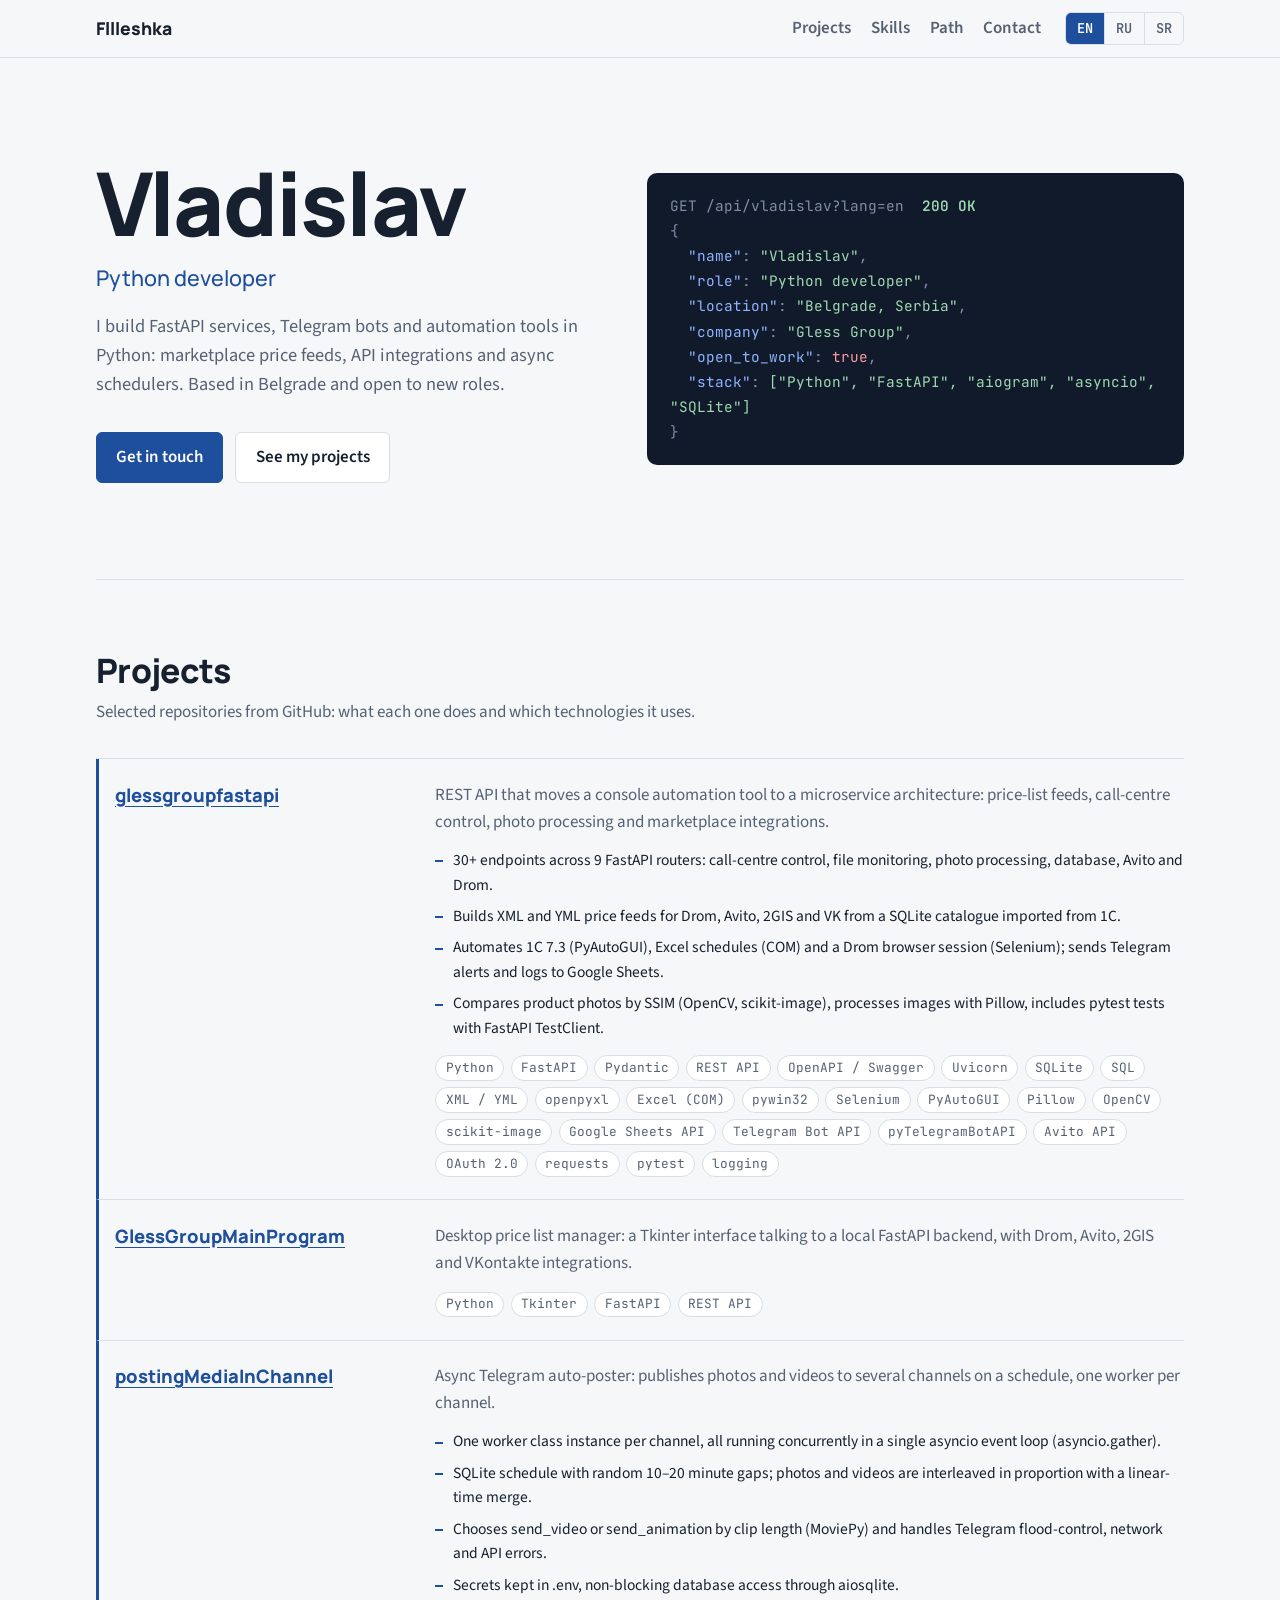
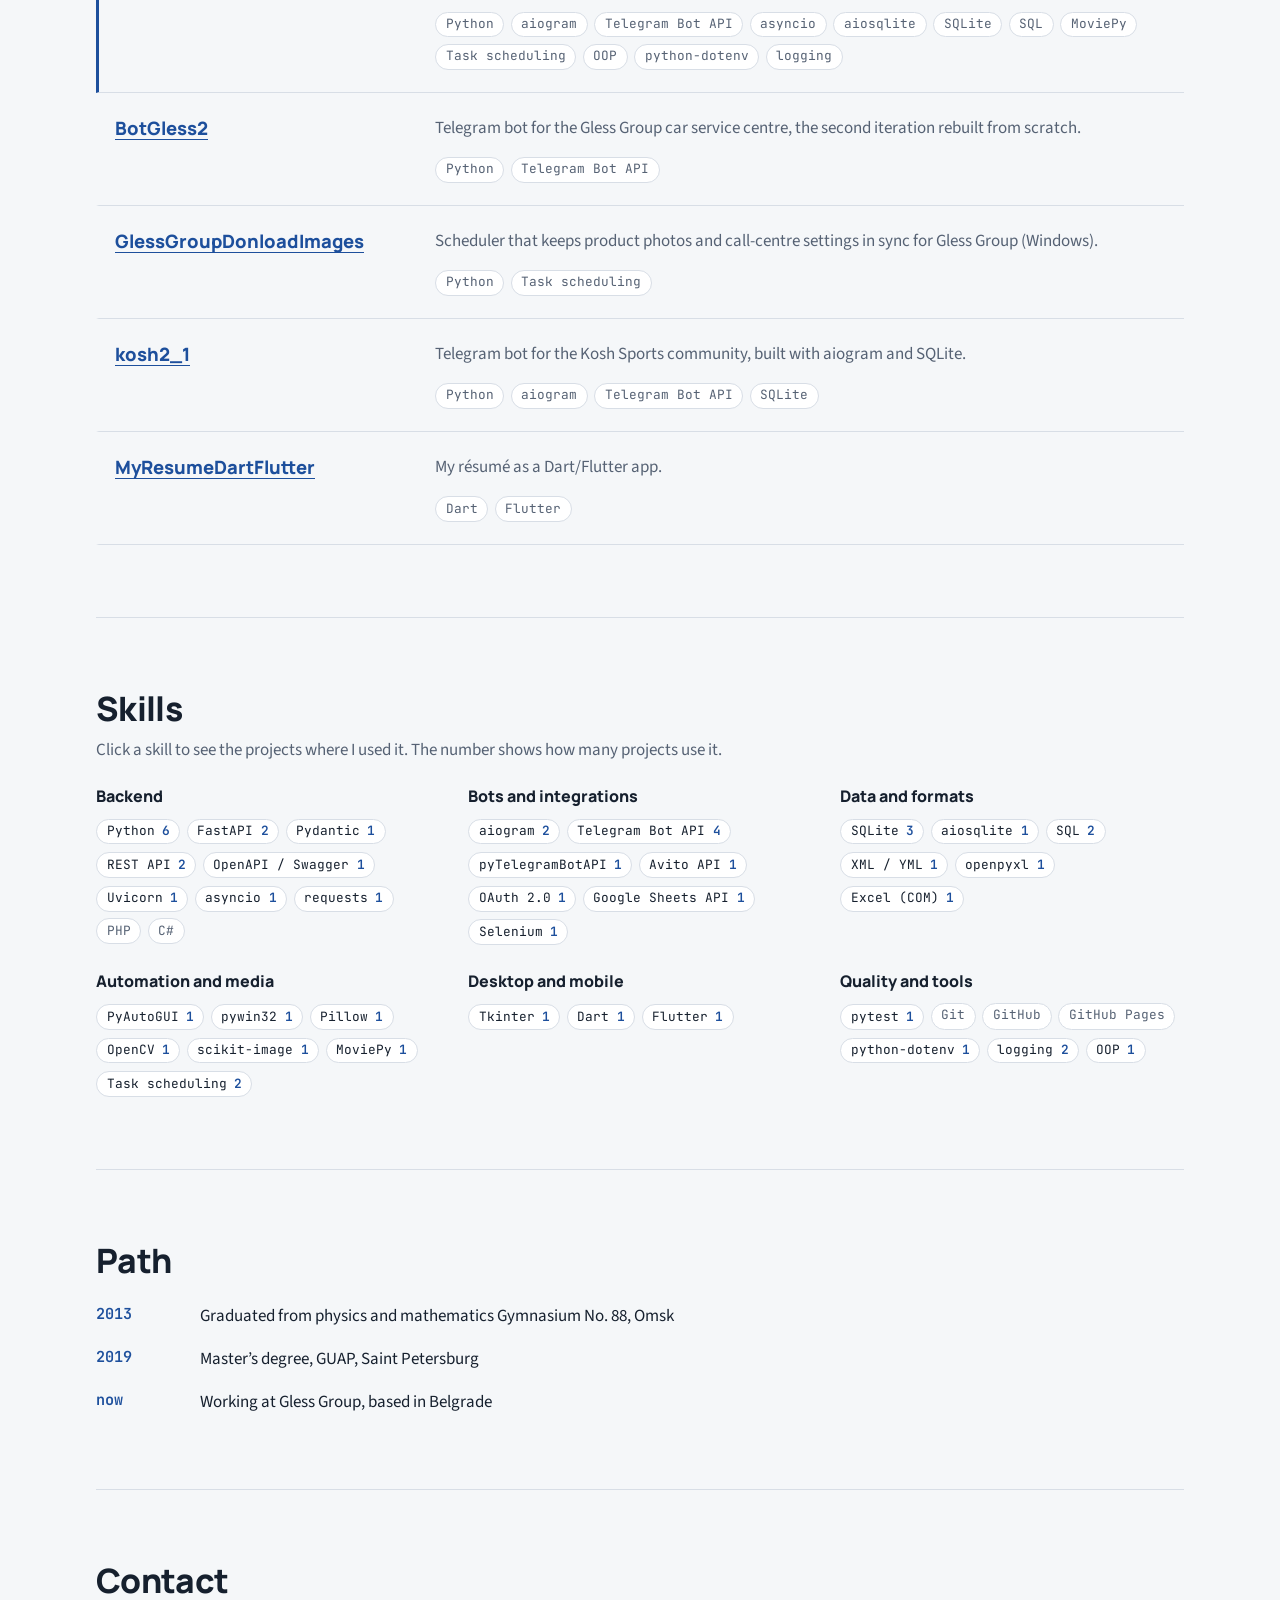
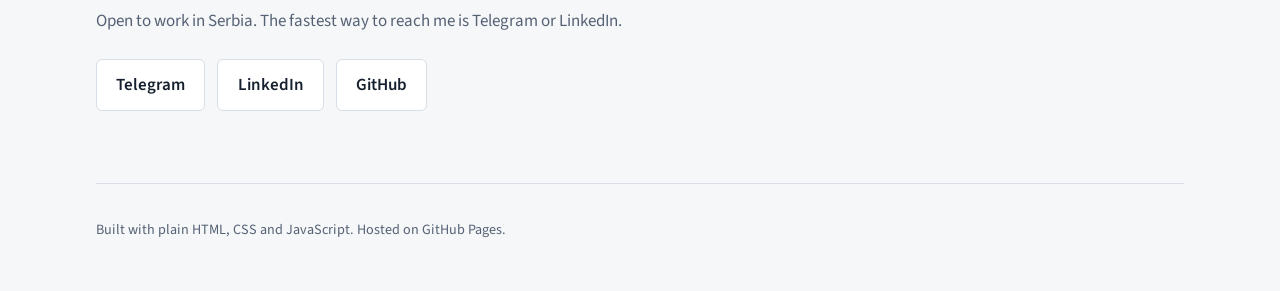
<file: index.html>
<!doctype html>
<html lang="en">
<head>
<meta charset="utf-8">
<meta name="viewport" content="width=device-width, initial-scale=1">
<title>Vladislav — Python developer (FastAPI, aiogram, asyncio), Belgrade</title>
<meta name="description" content="Portfolio of Vladislav (Fllleshka), Python developer in Belgrade: FastAPI REST APIs, Telegram bots on aiogram, asyncio, SQLite, marketplace integrations and automation tools.">
<meta property="og:type" content="website">
<meta property="og:title" content="Vladislav — Python developer (FastAPI, aiogram, asyncio), Belgrade">
<meta property="og:description" content="FastAPI REST APIs, Telegram bots on aiogram, asyncio, SQLite, marketplace integrations and automation tools. Open to work in Serbia.">
<meta property="og:url" content="https://fllleshka.github.io/">
<script type="application/ld+json">
{
  "@context": "https://schema.org",
  "@type": "Person",
  "name": "Vladislav",
  "alternateName": "Fllleshka",
  "jobTitle": "Python developer",
  "url": "https://fllleshka.github.io/",
  "worksFor": { "@type": "Organization", "name": "Gless Group" },
  "address": { "@type": "PostalAddress", "addressLocality": "Belgrade", "addressCountry": "RS" },
  "sameAs": [
    "https://github.com/Fllleshka",
    "https://www.linkedin.com/in/fleysnervlad",
    "https://t.me/fleshkaomsk"
  ],
  "knowsAbout": [
    "Python", "FastAPI", "REST API", "aiogram", "Telegram bots", "asyncio", "SQLite",
    "Pydantic", "Selenium", "OpenCV", "Tkinter", "Flutter", "API integrations", "Process automation"
  ]
}
</script>
<link rel="icon" href="favicon.svg" type="image/svg+xml">
<link rel="preconnect" href="https://fonts.googleapis.com">
<link rel="preconnect" href="https://fonts.gstatic.com" crossorigin>
<link rel="stylesheet" href="https://fonts.googleapis.com/css2?family=JetBrains+Mono:wght@400;600&family=Manrope:wght@500;800&family=Source+Sans+3:wght@400;600&display=swap">
<link rel="stylesheet" href="styles/tokens.css">
<link rel="stylesheet" href="styles/base.css">
<link rel="stylesheet" href="styles/components.css">
</head>
<body>
<header class="site-header">
  <a class="brand" href="#top">Fllleshka</a>
  <nav class="nav" aria-label="Main">
    <a href="#projects" data-i18n="nav.projects">Projects</a>
    <a href="#skills" data-i18n="nav.skills">Skills</a>
    <a href="#path" data-i18n="nav.path">Path</a>
    <a href="#contact" data-i18n="nav.contact">Contact</a>
  </nav>
  <div class="lang" role="group" aria-label="Language">
    <button type="button" data-lang="en" lang="en" aria-label="English">EN</button>
    <button type="button" data-lang="ru" lang="ru" aria-label="Русский">RU</button>
    <button type="button" data-lang="sr" lang="sr" aria-label="Srpski">SR</button>
  </div>
</header>

<main id="top">
  <section class="hero wrap">
    <div class="hero-text">
      <h1>Vladislav</h1>
      <p class="role" data-i18n="hero.role">Python developer</p>
      <p class="lead" data-i18n="hero.lead">I build FastAPI services, Telegram bots and automation tools in Python: marketplace price feeds, API integrations and async schedulers. Based in Belgrade and open to new roles.</p>
      <div class="actions">
        <a class="btn btn-primary" href="#contact" data-i18n="hero.contact">Get in touch</a>
        <a class="btn" href="#projects" data-i18n="hero.projects">See my projects</a>
      </div>
    </div>
    <pre class="api" id="api" aria-label="Profile as an API response">GET /api/vladislav?lang=en  200 OK
{ "name": "Vladislav", "role": "Python developer", "location": "Belgrade, Serbia", "open_to_work": true }</pre>
  </section>

  <section class="wrap section" id="projects">
    <h2 data-i18n="projects.title">Projects</h2>
    <p class="section-lead" data-i18n="projects.lead">Selected repositories from GitHub: what each one does and which technologies it uses.</p>
    <ul class="projects" id="project-list"></ul>
  </section>

  <section class="wrap section" id="skills">
    <h2 data-i18n="skills.title">Skills</h2>
    <p class="section-lead" data-i18n="skills.lead">Click a skill to see the projects where I used it. The number shows how many projects use it.</p>
    <div class="skills" id="skills-list"></div>
    <div class="skill-detail" id="skill-detail" aria-live="polite" hidden></div>
    <noscript>
      <p>Python, FastAPI, Pydantic, REST API, OpenAPI / Swagger, Uvicorn, asyncio, aiogram, Telegram Bot API, aiosqlite, SQLite, SQL,
      XML / YML, openpyxl, Selenium, PyAutoGUI, Pillow, OpenCV, scikit-image, MoviePy, Tkinter, Dart, Flutter, pytest, Git, GitHub.</p>
      <p>Projects: <a href="https://github.com/Fllleshka/glessgroupfastapi">glessgroupfastapi</a>,
      <a href="https://github.com/Fllleshka/glessgroupmainprogram">GlessGroupMainProgram</a>,
      <a href="https://github.com/Fllleshka/postingMediaInChannel">postingMediaInChannel</a>,
      <a href="https://github.com/Fllleshka/BotGless2">BotGless2</a>,
      <a href="https://github.com/Fllleshka/GlessGroupDonloadImages">GlessGroupDonloadImages</a>,
      <a href="https://github.com/Fllleshka/kosh2_1">kosh2_1</a>.</p>
    </noscript>
  </section>

  <section class="wrap section" id="path">
    <h2 data-i18n="path.title">Path</h2>
    <ol class="path" id="path-list"></ol>
  </section>

  <section class="wrap section" id="contact">
    <h2 data-i18n="contact.title">Contact</h2>
    <p class="section-lead" data-i18n="contact.text">Open to work in Serbia. The fastest way to reach me is Telegram or LinkedIn.</p>
    <ul class="contacts" id="contact-list"></ul>
  </section>
</main>

<footer class="site-footer wrap"><small data-i18n="footer">Built with plain HTML, CSS and JavaScript. Hosted on GitHub Pages.</small></footer>

<script src="js/data/profile.js"></script>
<script src="js/data/projects.js"></script>
<script src="js/locales/en.js"></script>
<script src="js/locales/ru.js"></script>
<script src="js/locales/sr.js"></script>
<script src="js/i18n.js"></script>
<script src="js/render.js"></script>
<script src="js/main.js"></script>
</body>
</html>
</file>
<file: styles/tokens.css>
:root {
  --paper: #f5f7f9; --surface: #ffffff; --ink: #16202e; --slate: #566274; --line: #d8dee6;
  --blue: #1d4f9c; --on-blue: #ffffff; --red: #c4313a;
  --code-bg: #101a2b; --code-ink: #dbe5f3; --code-dim: #7f8ea6;
  --code-key: #8fb4ff; --code-str: #9fd9b0; --code-bool: #ff9aa0;
  --f-head: "Manrope", system-ui, sans-serif;
  --f-body: "Source Sans 3", system-ui, sans-serif;
  --f-mono: "JetBrains Mono", ui-monospace, Consolas, monospace;
  --maxw: 68rem;
  color-scheme: light dark;
}
@media (prefers-color-scheme: dark) {
  :root {
    --paper: #0e1522; --surface: #142033; --ink: #e8eef7; --slate: #9aa8bb; --line: #26354c;
    --blue: #7fa8f0; --on-blue: #0e1522; --red: #ff7b82; --code-bg: #09101c;
  }
}
</file>
<file: styles/base.css>
*, *::before, *::after { box-sizing: border-box; }
html { scroll-behavior: smooth; scroll-padding-top: 4.5rem; }
body { margin: 0; background: var(--paper); color: var(--ink); font: 400 1.0625rem/1.6 var(--f-body); }
h1, h2, h3 { font-family: var(--f-head); line-height: 1.1; margin: 0; letter-spacing: -0.02em; }
h2 { font-size: clamp(1.6rem, 3vw, 2.1rem); font-weight: 800; }
h3 { font-size: 1rem; font-weight: 800; letter-spacing: 0; }
p { margin: 0; }
ul, ol { margin: 0; padding: 0; list-style: none; }
a { color: var(--blue); text-underline-offset: 0.2em; }
a:hover { text-decoration-thickness: 2px; }
:focus-visible { outline: 3px solid var(--blue); outline-offset: 3px; border-radius: 4px; }
.wrap { width: min(100% - 2.5rem, var(--maxw)); margin-inline: auto; }
@media (prefers-reduced-motion: reduce) { html { scroll-behavior: auto; } * { animation: none !important; } }
</file>
<file: styles/components.css>
/* header */
.site-header { position: sticky; top: 0; z-index: 10; display: flex; align-items: center; gap: 1.5rem; padding: 0.75rem max(1.25rem, calc((100% - var(--maxw)) / 2)); background: color-mix(in srgb, var(--paper) 92%, transparent); backdrop-filter: blur(8px); border-bottom: 1px solid var(--line); }
.brand { font: 800 1.1rem var(--f-head); color: var(--ink); text-decoration: none; }
.nav { display: flex; gap: 1.25rem; margin-left: auto; }
.nav a { color: var(--slate); text-decoration: none; font-weight: 600; }
.nav a:hover { color: var(--ink); }
.lang { display: flex; border: 1px solid var(--line); border-radius: 6px; overflow: hidden; }
.lang button { font: 600 0.85rem var(--f-mono); padding: 0.4rem 0.7rem; border: 0; background: transparent; color: var(--slate); cursor: pointer; }
.lang button + button { border-left: 1px solid var(--line); }
.lang button[aria-pressed="true"] { background: var(--blue); color: var(--on-blue); }
@media (max-width: 640px) { .nav { display: none; } .lang { margin-left: auto; } }

/* hero */
.hero { display: grid; gap: 2.5rem; padding-block: clamp(3rem, 8vw, 6rem); align-items: center; }
@media (min-width: 880px) { .hero { grid-template-columns: 1fr 1.05fr; } }
h1 { font-size: clamp(3rem, 8vw, 5.5rem); font-weight: 800; }
.role { margin-top: 0.75rem; font: 500 1.35rem var(--f-head); color: var(--blue); }
.lead { margin-top: 1.25rem; max-width: 34rem; color: var(--slate); font-size: 1.15rem; }
.actions { display: flex; flex-wrap: wrap; gap: 0.75rem; margin-top: 2rem; }
.btn { display: inline-block; padding: 0.7rem 1.2rem; border: 1px solid var(--line); border-radius: 6px; color: var(--ink); font-weight: 600; text-decoration: none; background: var(--surface); }
.btn:hover { border-color: var(--blue); }
.btn-primary { background: var(--blue); border-color: var(--blue); color: var(--on-blue); }

/* api block: the one memorable element */
.api { margin: 0; padding: 1.25rem 1.4rem; background: var(--code-bg); color: var(--code-ink); border-radius: 10px; font: 400 0.9rem/1.75 var(--f-mono); overflow-x: auto; white-space: pre-wrap; overflow-wrap: anywhere; }
.api .line { display: block; }
.api .m, .api .p { color: var(--code-dim); }
.api .ok { color: var(--code-str); font-weight: 600; }
.api .k { color: var(--code-key); }
.api .s { color: var(--code-str); }
.api .b { color: var(--code-bool); }
.api.intro .line { opacity: 0; animation: line-in 0.4s ease forwards; animation-delay: calc(var(--i) * 140ms + 200ms); }
@keyframes line-in { to { opacity: 1; } }

/* sections */
.section { padding-block: clamp(2.5rem, 6vw, 4.5rem); border-top: 1px solid var(--line); }
.section-lead { margin-top: 0.6rem; color: var(--slate); max-width: 40rem; }
.tags { display: flex; flex-wrap: wrap; gap: 0.4rem; }
.tags li { padding: 0.1rem 0.6rem; border: 1px solid var(--line); border-radius: 999px; font: 400 0.8rem/1.6 var(--f-mono); color: var(--slate); background: var(--surface); }

/* projects */
.projects { margin-top: 2rem; border-top: 1px solid var(--line); }
.project { display: grid; gap: 0.6rem 2rem; padding: 1.4rem 0 1.4rem 1rem; border-bottom: 1px solid var(--line); border-left: 3px solid transparent; transition: opacity 0.2s ease; }
.project.is-featured { border-left-color: var(--blue); }
.project.is-dim { opacity: 0.4; }
@media (min-width: 880px) { .project { grid-template-columns: minmax(15rem, 1fr) 2.6fr; align-items: start; } }
.project-name { font: 800 1.15rem var(--f-head); overflow-wrap: anywhere; }
.project-desc { color: var(--slate); }
.points { margin-top: 0.75rem; display: grid; gap: 0.4rem; font-size: 0.97rem; }
.points li { position: relative; padding-left: 1.1rem; }
.points li::before { content: ""; position: absolute; left: 0; top: 0.8em; width: 0.5rem; height: 2px; background: var(--blue); }
.project .tags { margin-top: 0.9rem; }
.tags li.is-hit { border-color: var(--blue); color: var(--blue); font-weight: 600; }

/* skills */
.skills { margin-top: 1.5rem; display: grid; gap: 1.75rem; }
@media (min-width: 880px) { .skills { grid-template-columns: repeat(3, 1fr); } }
.skill-group h3 { margin-bottom: 0.75rem; }
.chips { display: flex; flex-wrap: wrap; gap: 0.4rem; }
.chips li.plain { padding: 0.1rem 0.6rem; border: 1px solid var(--line); border-radius: 999px; font: 400 0.8rem/1.6 var(--f-mono); color: var(--slate); background: var(--surface); }
.skill-chip { display: inline-flex; align-items: center; gap: 0.45rem; padding: 0.1rem 0.6rem; border: 1px solid var(--line); border-radius: 999px; font: 400 0.8rem/1.6 var(--f-mono); color: var(--ink); background: var(--surface); cursor: pointer; }
.skill-chip:hover { border-color: var(--blue); }
.skill-chip .count { color: var(--blue); font-weight: 600; }
.skill-chip[aria-pressed="true"] { background: var(--blue); border-color: var(--blue); color: var(--on-blue); }
.skill-chip[aria-pressed="true"] .count { color: var(--on-blue); }
.skill-detail { margin-top: 2rem; padding: 1rem 1.25rem; border: 1px solid var(--line); border-left: 3px solid var(--blue); border-radius: 6px; background: var(--surface); }
.skill-detail[hidden] { display: none; }
.skill-detail ul { display: flex; flex-wrap: wrap; gap: 0.4rem 1.25rem; margin-top: 0.5rem; }
.btn-link { margin-top: 0.75rem; padding: 0; border: 0; background: none; color: var(--blue); font: 600 0.9rem var(--f-body); text-decoration: underline; text-underline-offset: 0.2em; cursor: pointer; }
noscript p { margin-top: 1rem; color: var(--slate); }

/* path */
.path { margin-top: 1.5rem; display: grid; gap: 1rem; }
.path li { display: grid; grid-template-columns: 5.5rem 1fr; gap: 1rem; }
.path .when { font: 600 0.95rem var(--f-mono); color: var(--blue); }

/* contact + footer */
.contacts { margin-top: 1.5rem; display: flex; flex-wrap: wrap; gap: 0.75rem; }
.site-footer { padding-block: 2rem 3rem; border-top: 1px solid var(--line); color: var(--slate); }
</file>
